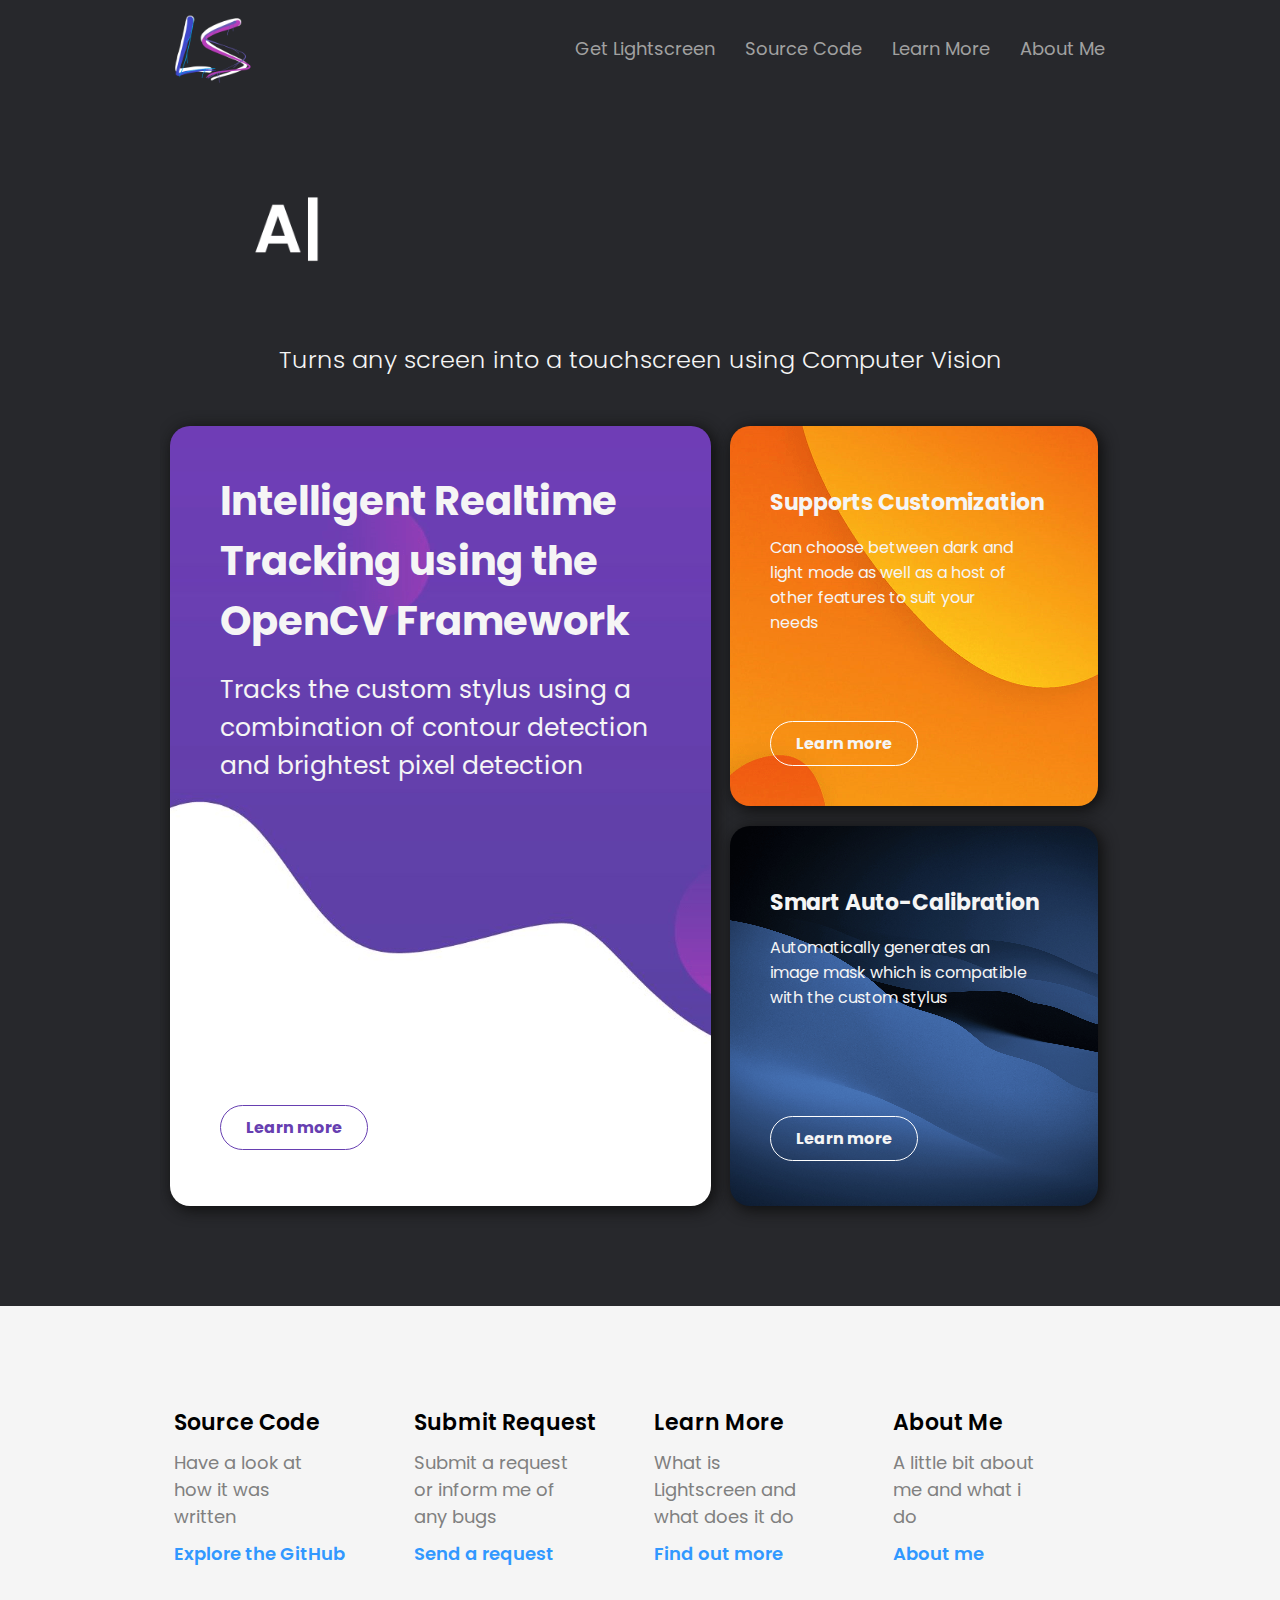
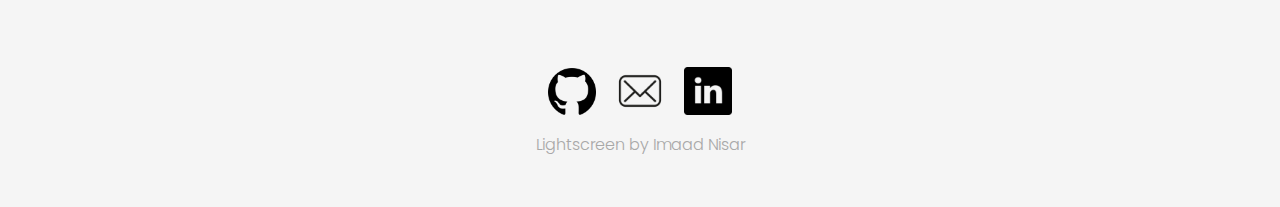
<file: index.html>
<!DOCTYPE html>
<html lang="en">
<head>
    <link rel="icon" href="images/icon.ico">
    <link rel="preconnect" href="https://fonts.googleapis.com">
    <link rel="preconnect" href="https://fonts.gstatic.com" crossorigin>
    <link href="https://fonts.googleapis.com/css2?family=Poppins:wght@100;200;300;400;500;600;700;800;900&family=Source+Code+Pro:wght@200;300;400;500;600;700;800;900&display=swap" rel="stylesheet">
    <link rel="stylesheet" href="styles.css" type="text/css">
    <meta charset="UTF-8">
    <meta http-equiv="X-UA-Compatible" content="IE=edge">
    <meta name="viewport" content="width=device-width, initial-scale=1.0">
    <title>Lightscreen</title>
</head>
<body>
    <div class="color1">
    <div class="windex w width1">
    <header>
        <a href="index.html">
        <div class="icon">
            <img src="images/lightscreen.png" alt="Lightscreen" width="100px">
        </div>
        </a>
        <nav class="navbar">
            <a href="getlightscreen.html"><div class="topgitbtn">Get Lightscreen</div></a><!--
            --><a href="https://github.com/ImaadNisar/Lightscreen-Touchscreen-Detection"><div class="topinstallbtn">Source Code</div></a><!--
            --><a href="learnmore.html"><div class="toplearnmorebtn">Learn More</div></a><!--
            --><a href="aboutme.html"><div class="aboutmebtn">About Me</div></a>
        </nav>
    </header>
    <main>
        <div class="topcolor">

            <div class="titleanimation">
                <img src="images/TitleTypewriter.gif" alt="A new way to interact">
            </div>
            <div class="intro">
                <p>Turns any screen into a touchscreen using Computer Vision</p>
            </div>

            <section class="tiles">
                <div class="anim1">
                <a href="learnmore.html#howitworks">
                <article class="tile1">
                    <h1>Intelligent Realtime Tracking using the OpenCV Framework</h1>
                    <p>Tracks the custom stylus using a combination of contour detection and brightest pixel detection</p>
                    <span class="tilebtn tile1btn">Learn more</span>
                </article>
                </a>
                </div>
                <div class="sidetiles">
                    <div class="anim2">
                    <a href="learnmore.html#themes">
                    <article class="tile2">
                        <h1>Supports Customization</h1>
                        <p>Can choose between dark and light mode as well as a host of other features to suit your needs</p>
                        <span class="tilebtn tile2btn">Learn more</span>
                    </article>
                    </a>
                    </div>
                    <div class="anim3">
                    <a href="learnmore.html">
                    <article class="tile3">
                        <h1>Smart Auto-Calibration</h1>
                        <p>Automatically generates an image mask which is compatible with the custom stylus</p>
                        <span class="tilebtn tile3btn">Learn more</span>
                    </article>
                    </a>
                    </div>
                </div>

            </section>

        </div>
    </div>
    </div>

    <div class="color2">
    <div class="windex w width2">

        <div class="bottomcolor">
            <section class="links">
                <article class="github">
                    <h2>Source Code</h2>
                    <p>Have a look at how it was written</p>
                    <a href="https://github.com/ImaadNisar/Lightscreen-Touchscreen-Detection">Explore the GitHub</a>
                </article><!--
                --><article class="request">
                    <h2>Submit Request</h2>
                    <p>Submit a request or inform me of any bugs</p>
                    <a href="mailto: imaadnisar01@gmail.com">Send a request</a>
                </article><!--
                --><article class="learnmore">
                    <h2>Learn More</h2>
                    <p>What is Lightscreen and what does it do</p>
                    <a href="learnmore.html">Find out more</a>
                </article><!--
                --><article class="aboutme">
                    <h2>About Me</h2>
                    <p>A little bit about me and what i do</p>
                    <a href="aboutme.html">About me</a>
                </article>
            </section>
        </div>

    

    </main>

    </div>
    </div>

    <footer>
        <div class="icons">
            <ul>
                <a href="https://github.com/ImaadNisar" ><li><div class="github"><img src="images/github.png" alt="GitHub" width="48"></div></li></a><!--
                --><a href="mailto: imaadnisar01@gmail.com"><li><div class="email"><img src="images/email.png" alt="Email" width="48"></div></li></a><!--
                --><a href="https://www.linkedin.com/in/imaadnisar"><li><div class="linkdn"><img src="images/linkedin.png" alt="LinkedIn" width="48"></div></li></a>
            </ul>
        </div>
        <div class="bottomtxt">
            <p>Lightscreen by Imaad Nisar</p>
        </div>
    </footer>

    <script src="scripts.js"></script>
</body>
</html>
</file>
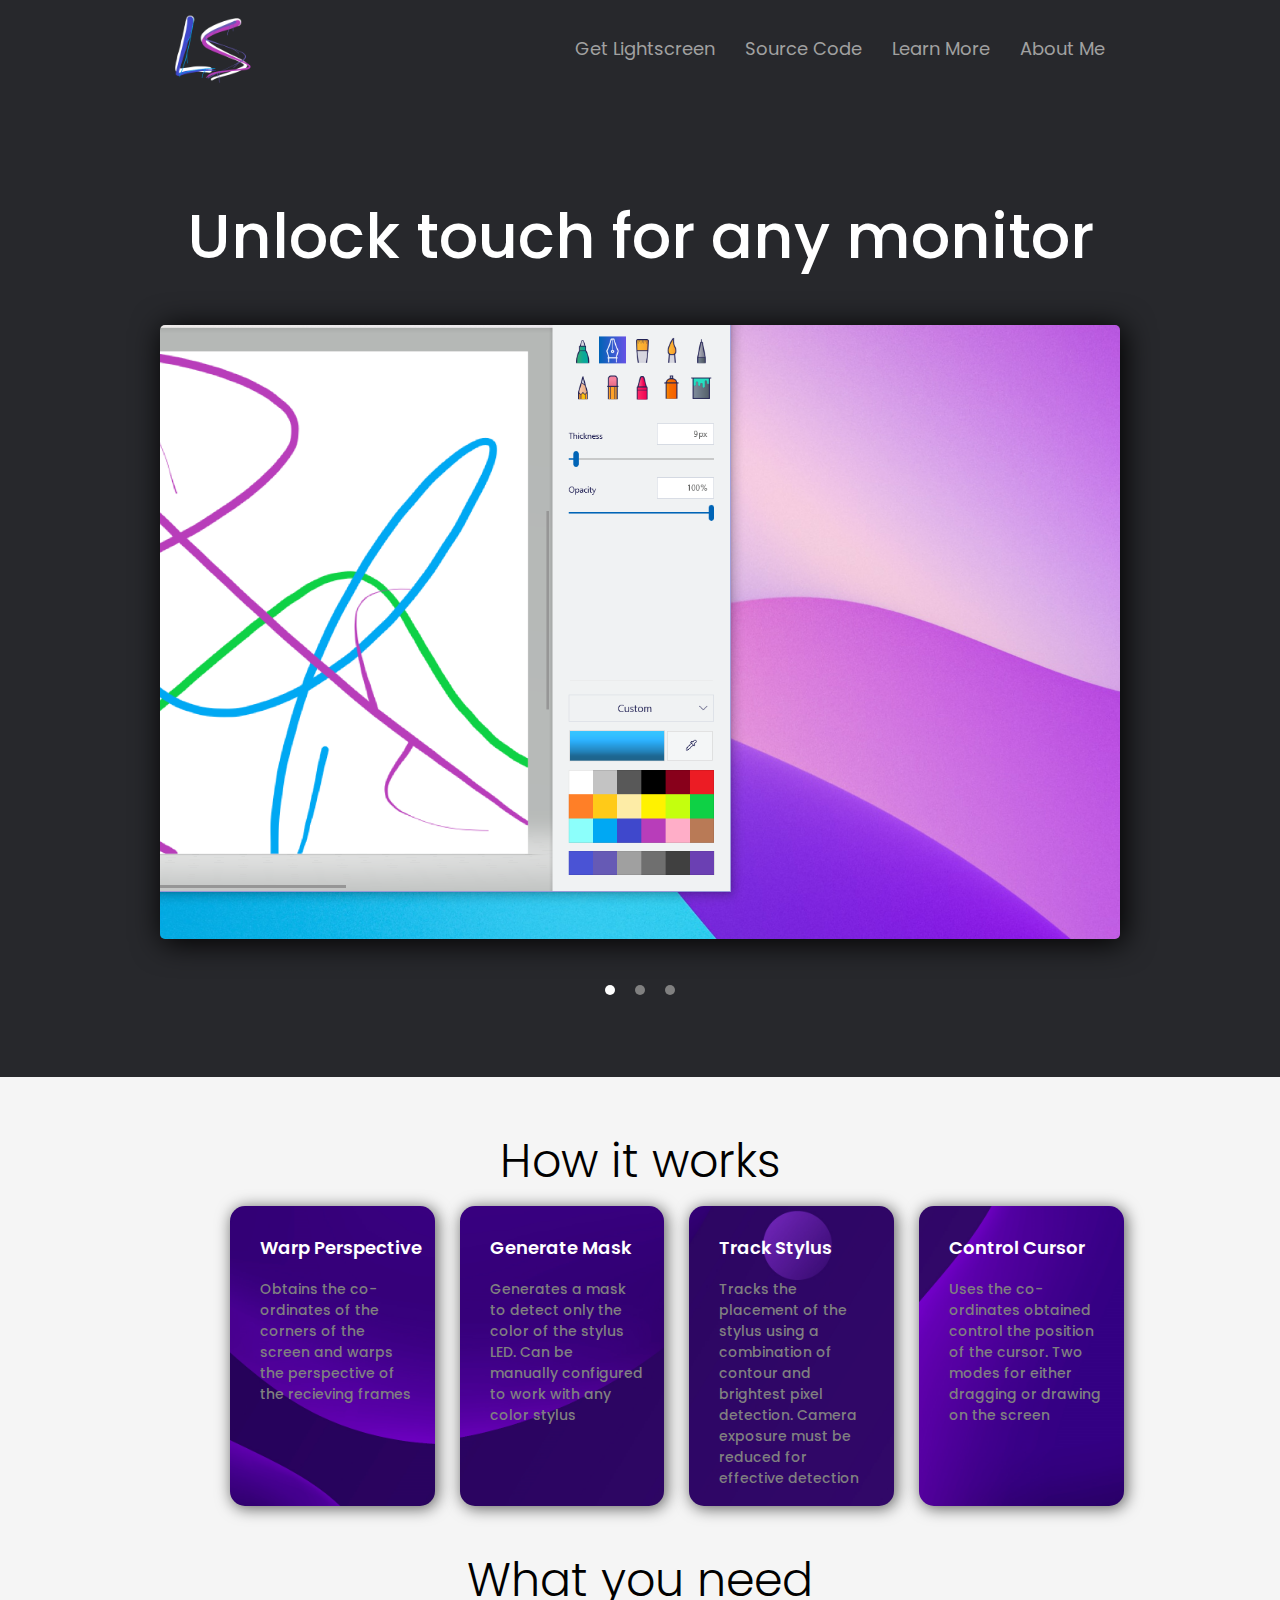
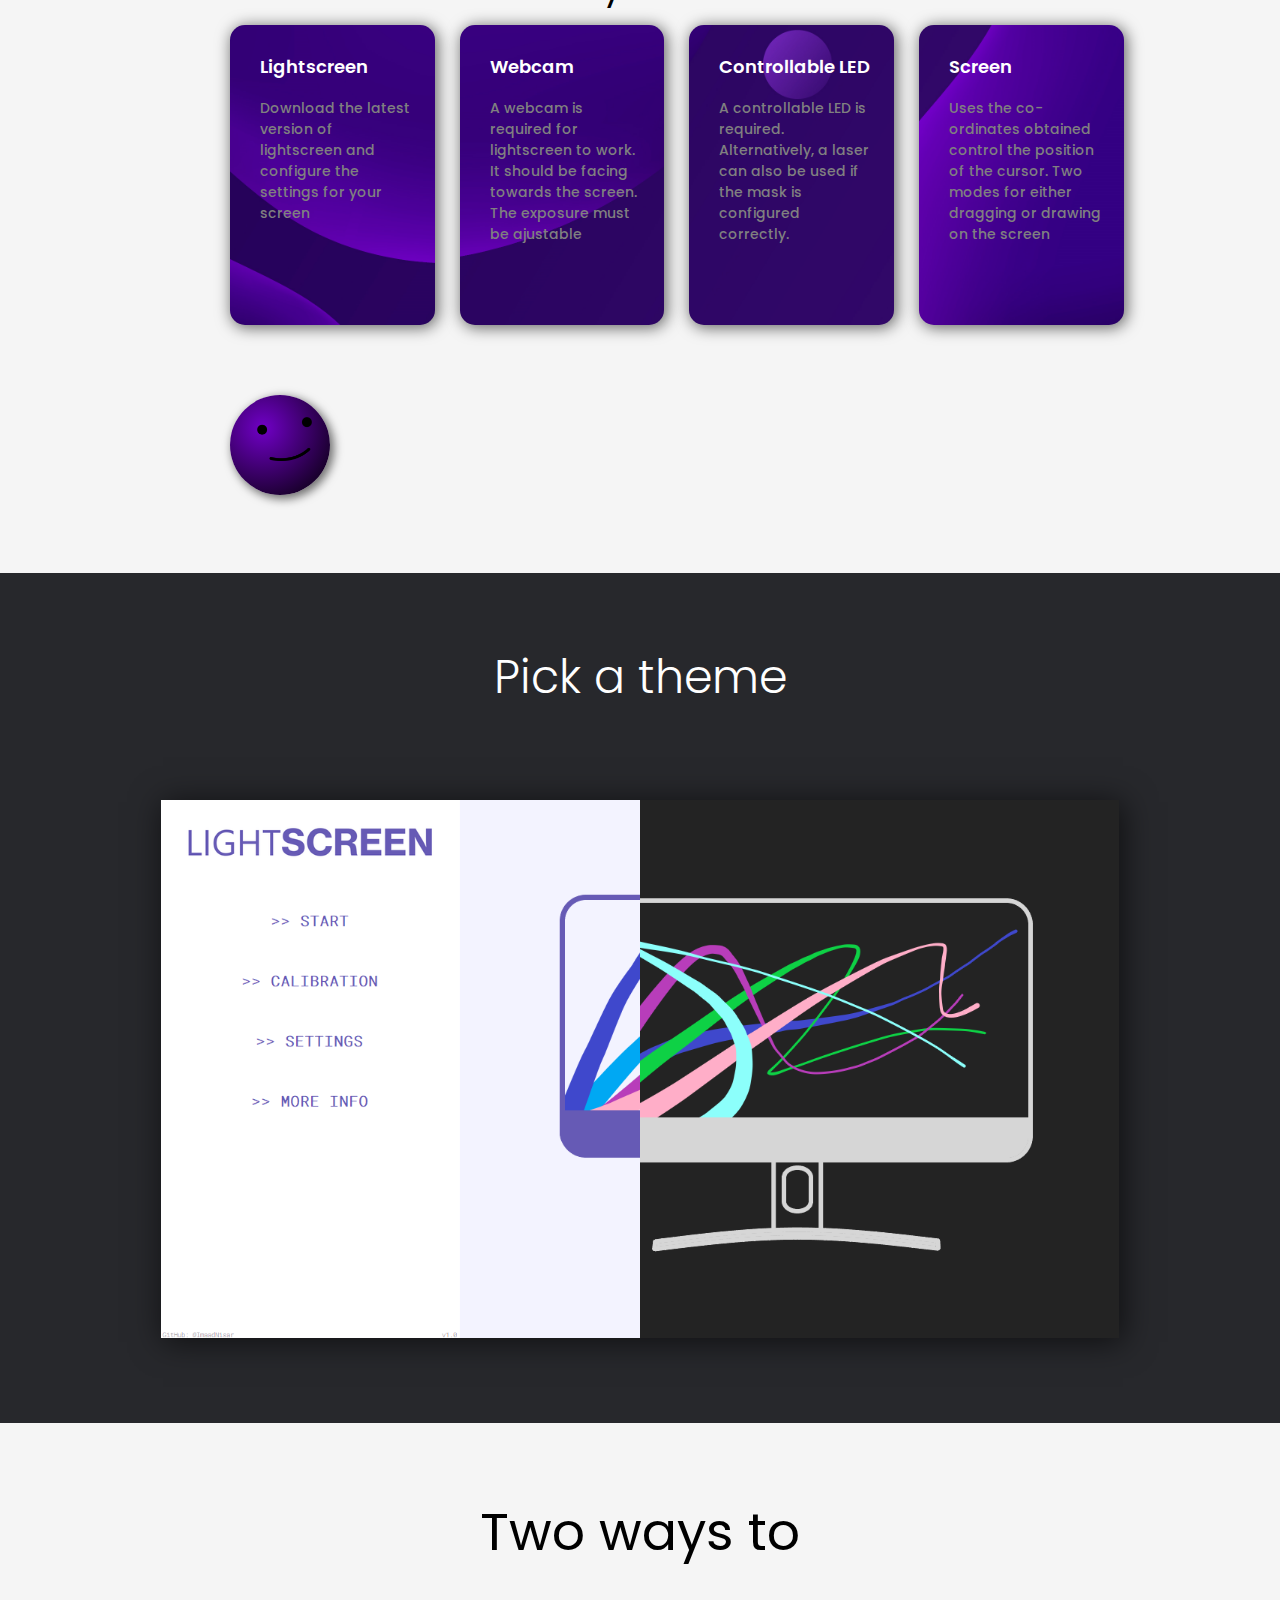
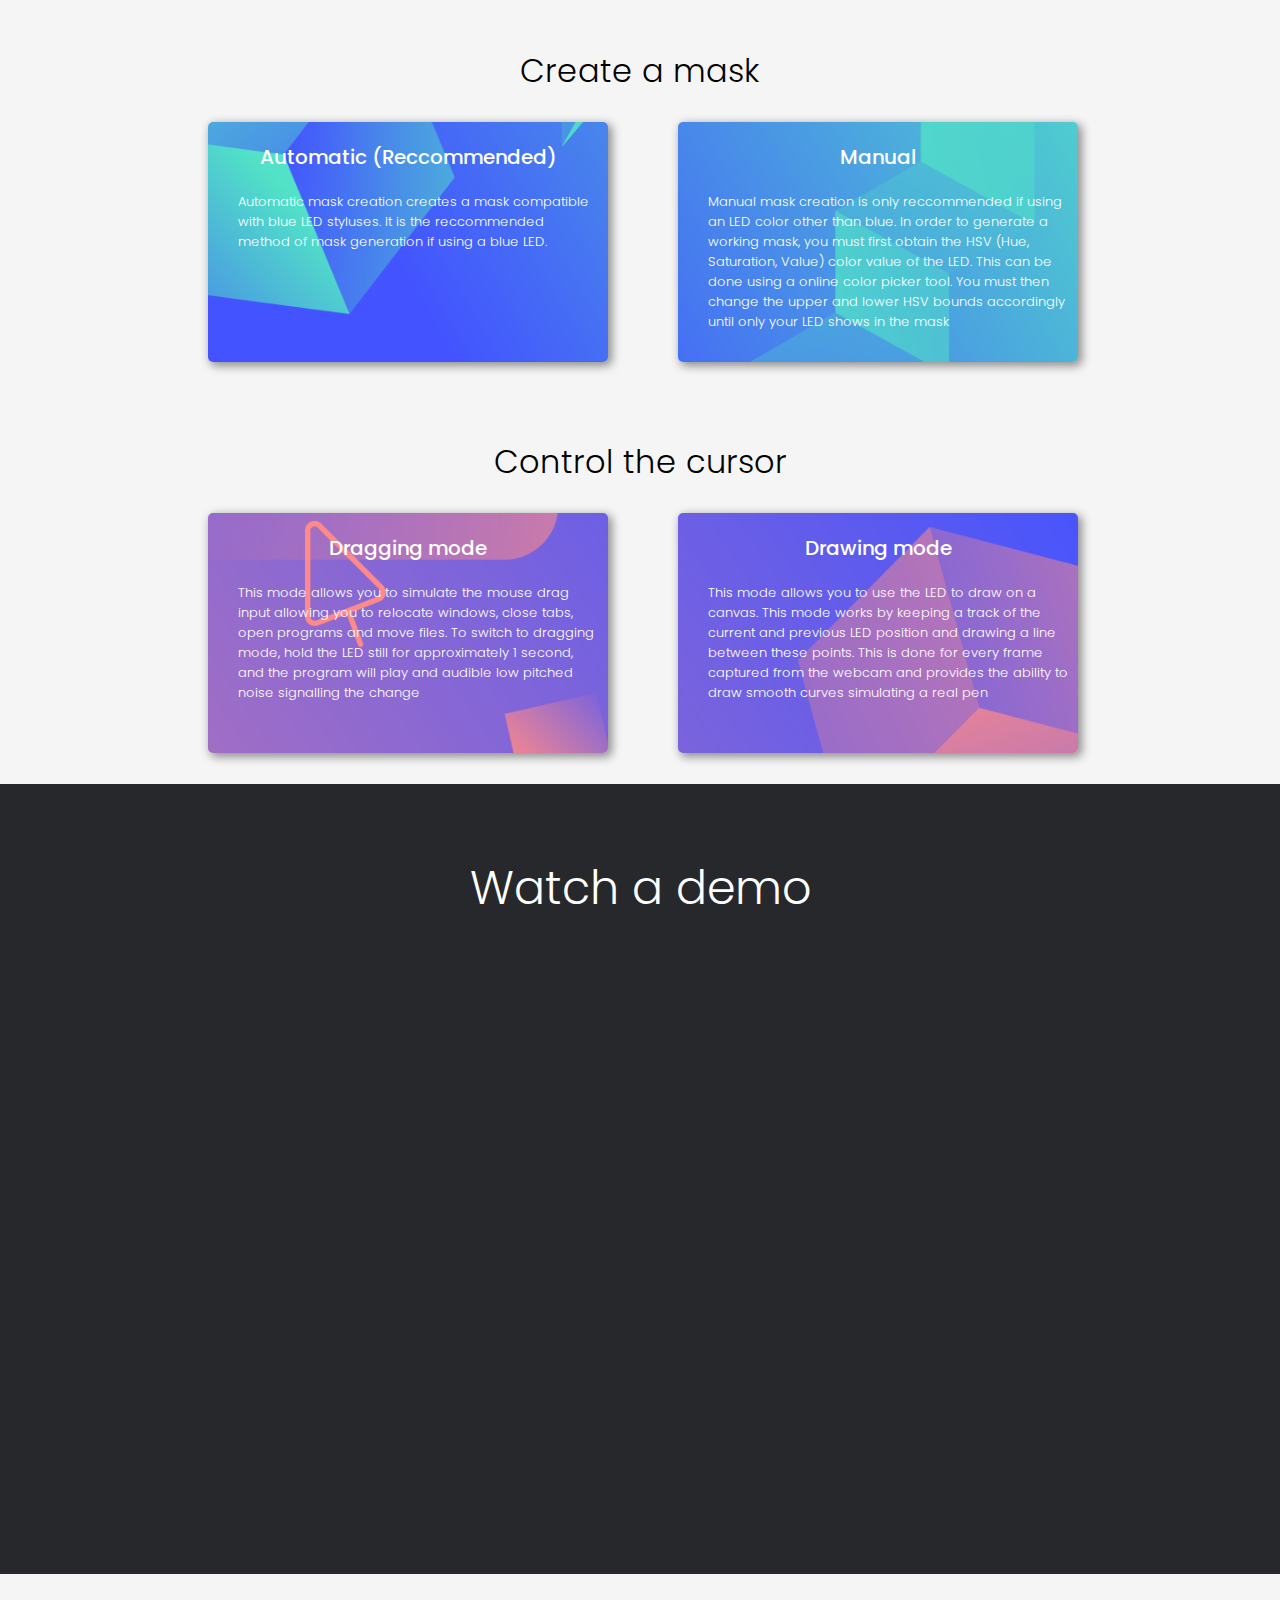
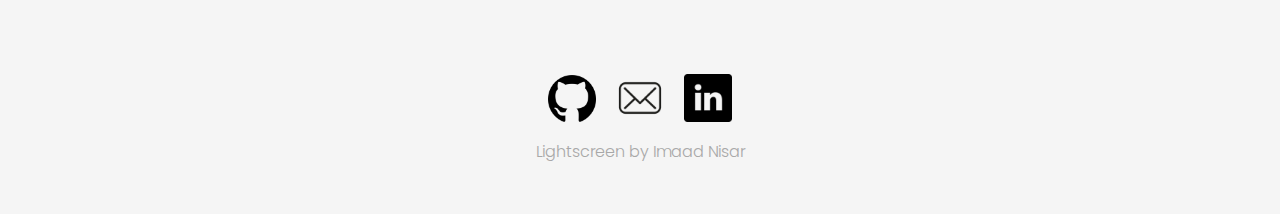
<file: learnmore.html>
<!DOCTYPE html>
<html lang="en">
<head>
    <link rel="icon" href="images/icon.ico">
    <link rel="preconnect" href="https://fonts.googleapis.com">
    <link rel="preconnect" href="https://fonts.gstatic.com" crossorigin>
    <link href="https://fonts.googleapis.com/css2?family=Poppins:wght@100;200;300;400;500;600;700;800;900&family=Source+Code+Pro:wght@200;300;400;500;600;700;800;900&family=Oswald:wght@300&display=swap" rel="stylesheet">
    <link rel="stylesheet" href="styles.css" type="text/css">
    <meta charset="UTF-8">
    <meta http-equiv="X-UA-Compatible" content="IE=edge">
    <meta name="viewport" content="width=device-width, initial-scale=1.0">
    <title>Lightscreen</title>
</head>
<body onload="slideshow()">
    <div class="color1">
    <div class="wlearn1 w width1">
    <header>
        <a href="index.html">
        <div class="icon">
            <img src="images/lightscreen.png" alt="Lightscreen" width="100px">
        </div>
        </a>
        <nav class="navbar">
            <a href="getlightscreen.html"><div class="topgitbtn">Get Lightscreen</div></a><!--
            --><a href="https://github.com/ImaadNisar/Lightscreen-Touchscreen-Detection"><div class="topinstallbtn">Source Code</div></a><!--
            --><a href="learnmore.html"><div class="toplearnmorebtn">Learn More</div></a><!--
            --><a href="aboutme.html"><div class="aboutmebtn">About Me</div></a>
        </nav>
    </header>
    <main>
        <div class="color1">
        <div class="wlearn1 w width1">
        <div class="learnmoresection1">
            <h1>Unlock touch for any monitor</h1>

            <div class="images">
                <img id="img1" class="image" src="images/learnmoreimg1.png" alt="" width="1000" height="640">
                <img id="img2" class="image" src="images/learnmoreimg2.png" alt="" width="1000" height="640">
                <img id="img3" class="image" src="images/learnmoreimg3.png" alt="" width="1000" height="640">
            </div>


            <div class="circles">
                <div class="c" id="c1"></div><!--
                --><div class="c" id="c2"></div><!--
                --><div class="c" id="c3"></div>
            </div>
        </div>
        </div>    
        </div>

        </div>
        </div>

        <div class="color2">
        <div class="wlearn2 w width2">
            <div class="howitworks lmcontainer" id="howitworks">
                <h2 class="blacktitle">How it works</h2>
                <div class="lmtiles">
                <div class="tile hiwtile1">
                    <h3>Warp Perspective</h3>
                    <p class="tiletext">Obtains the co-ordinates of the corners of the screen and warps the perspective of the recieving frames</p>
                </div><!--
                --><div class="tile hiwtile2">
                    <h3>Generate Mask</h3>
                    <p class="tiletext">Generates a mask to detect only the color of the stylus LED. Can be manually configured to work with any color stylus</p>
                </div><div class="divider"></div><!--
                --><div class="tile hiwtile3">
                    <h3>Track Stylus</h3>
                    <p class="tiletext">Tracks the placement of the stylus using a combination of contour and brightest pixel detection. Camera exposure must be reduced for effective detection</p>
                </div><!--
                --><div class="tile hiwtile4">
                    <h3>Control Cursor</h3>
                    <p class="tiletext">Uses the co-ordinates obtained control the position of the cursor. Two modes for either dragging or drawing on the screen</p>
                </div>
                </div>
            </div>
            <div class="whatyouneed lmcontainer">
                <h2 class="blacktitle" style="padding-top:0; margin-top:0">What you need</h2>
                <div class="lmtiles">
                <div class="tile wyntile1">
                    <h3>Lightscreen</h3>
                    <p class="tiletext">Download the latest version of lightscreen and configure the settings for your screen</p>
                </div><!--
                --><div class="tile wyntile2">
                    <h3>Webcam</h3>
                    <p class="tiletext">A webcam is required for lightscreen to work. It should be facing towards the screen. The exposure must be ajustable</p>
                </div><div class="divider"></div><!--
                --><div class="tile wyntile3">
                    <h3>Controllable LED</h3>
                    <p class="tiletext">A controllable LED is required. Alternatively, a laser can also be used if the mask is configured correctly.</p>
                </div><!--
                --><div class="tile wyntile4">
                    <h3>Screen</h3>
                    <p class="tiletext">Uses the co-ordinates obtained control the position of the cursor. Two modes for either dragging or drawing on the screen</p>
                </div>
                <div class="circle"><span class="circleface"></span></div>
                </div>
            </div>
        </div>
        </div>
        <div class="color1 themeheight">
        <div class="wlearn3 w width1">
            <h2 class="themetitle" id="themes">Pick a theme</h2>
            <div class="themes">
                <div class="theme lighttheme">
                    <div class="themetext ttl">LIGHT</div>
                    <img src="images/lighttheme.png" alt="" width="958" height="538">
                </div>
                <div class="theme darktheme">
                    <div class="themetext ttd">DARK</div>
                    <img src="images/darktheme.png" alt="" width="958" height="538">
                </div>
            </div>
        </div>
        </div>
        <div class="color2">
        <div class="wlearn4 w width2">
            <h1 class="dualtitle">Two ways to</h1>
            <div class="createmask" id="createmask">
                <h2 class="dualsubtitle">Create a mask</h2>
                <div class="moretiles">
                    <div class="t1 t masktile1">
                        <h3>Automatic (Reccommended)</h3>
                        <p>Automatic mask creation creates a mask compatible with blue LED styluses. It is the reccommended method of mask generation if using a blue LED.</p>
                    </div><div class="divider"></div><!--

                    --><div class="t2 t masktile2">
                        <h3>Manual</h3>
                        <p>Manual mask creation is only reccommended if using an LED color other than blue. In order to generate a working mask, you must first obtain the HSV (Hue, Saturation, Value) color value of the LED. This can be done using a online color picker tool. You must then change the upper and lower HSV bounds accordingly until only your LED shows in the mask</p>
                    </div>
                </div>
            </div>
            <div class="dualmode" id="dualmode">
                <h2 class="dualsubtitle">Control the cursor</h2>
                <div class="moretiles">
                    <div class="t1 t dualtile1">
                        <h3>Dragging mode</h3>
                        <p>This mode allows you to simulate the mouse drag input allowing you to relocate windows, close tabs, open programs and move files. To switch to dragging mode, hold the LED still for approximately 1 second, and the program will play and audible low pitched noise signalling the change</p>
                    </div><div class="divider"></div><!--
                    --><div class="t2 t dualtile2">
                        <h3>Drawing mode</h3>
                        <p>This mode allows you to use the LED to draw on a canvas. This mode works by keeping a track of the current and previous LED position and drawing a line between these points. This is done for every frame captured from the webcam and provides the ability to draw smooth curves simulating a real pen</p>
                    </div>
                </div>
            </div>
        </div>
        </div>
        <div class="color1">
        <div class="width1 w width1">
            <h1 class="themetitle">Watch a demo</h1>
            <iframe width="890" height="500" src="https://www.youtube.com/embed/ssgucNSsR5c" title="YouTube video player" frameborder="0" allow="accelerometer; autoplay; clipboard-write; encrypted-media; gyroscope; picture-in-picture" allowfullscreen class="embeded"></iframe>

        </div>
        </div>


    </main>

    

    <footer>
        <div class="icons">
            <ul>
                <a href="https://github.com/ImaadNisar" ><li><div class="github"><img src="images/github.png" alt="GitHub" width="48"></div></li></a><!--
                --><a href="mailto: imaadnisar01@gmail.com"><li><div class="email"><img src="images/email.png" alt="Email" width="48"></div></li></a><!--
                --><a href="https://www.linkedin.com/in/imaadnisar"><li><div class="linkdn"><img src="images/linkedin.png" alt="LinkedIn" width="48"></div></li></a>
            </ul>
        </div>
        <div class="bottomtxt">
            <p>Lightscreen by Imaad Nisar</p>
        </div>
    </footer>

    <script src="scripts.js"></script>
</body>
</html>
</file>
<file: styles.css>
html {
    scroll-behavior: smooth;
}

body {
    margin: auto;
    font-family: "Poppins", sans-serif;
    font-weight: 300;
    background-color: whitesmoke;
    
}

header {
    width: 100%;
    color: whitesmoke;
    position: relative;
    height: 100px;
}

.icon {
    display: inline;
}
.navbar {
    height: 100%;
    margin: 0;
    float: right;
    cursor: pointer;
}


header nav img {
    display: inline;
}

.topcolor {
    color: whitesmoke;
    overflow: hidden;
}



.titleanimation img {
    width: 50em;
    margin: 80px auto;
    display: block;
}

.navbar div {
    display: inline-block;
    position: relative;
    padding: 35px 15px 25px 15px;
    color: rgb(161, 161, 161);
    font-weight: 400;
    font-size: 18px;
    
}

.color1 {
    background-color: #27282c;
}
.width1 {
    width: 78em;
    margin: auto;
}

.navbar div:hover {
    animation-name: highlightbtn;
    animation-duration: 0.1s;
    animation-fill-mode: forwards;
    animation-iteration-count: 1;
} 

@keyframes highlightbtn {
    100% {
        color: whitesmoke;
    }
}

main .topcolor .intro {
    text-align: center;
    position: relative;
    bottom: 25px;
    font-size: 24px;
}



.tiles .tile1  {
    border-radius: 20px;
    background: linear-gradient(25deg, #7598ff, #e875fa);
    height: 700px;
    width: 54%;
    padding: 40px 30px 40px 50px;
    margin: 0 0 100px 10px;
    float: left;
    background-color: #663eae;
    background-image: url(images/tile1.png);

}




.anim1  {animation: animation1 1.3s}
.anim2 {animation: animation1 0.9s}
.anim3 {animation: animation1 1.7s}


@keyframes animation1 {
    from {
        opacity: 0;
        transform: translate(0px, 30px)
    }
    to {
        opacity: 1;
        transform: translate(0, 0)

    }
}




.tiles .sidetiles {
    width: 25%;
    height: 700px;
    float: right;
    margin-right: 150px;
}

.sidetiles article {
    width: 100%;
    position: relative;
    border-radius: 20px;
    background: linear-gradient(25deg, #7598ff, #e875fa);
    height: 300px;
    padding: 40px;
    margin: 0 0 20px 0;
    word-wrap: break-word;
    
}


.sidetiles h1 {
    margin: 0;
}

.tiles article {
    box-shadow: 3px 3px 15px 1px rgb(15, 15, 15);
}



.tiles .tile2 {
    background-color: #f37d12;
    background-image: url(images/tile2.png);
}

.tiles .tile3 {
    background-color: #3d63a0;
    background-image: url(images/tile3.png);
}

.tiles article:hover {
    cursor: pointer;
    animation-name: hovertile;
    animation-duration: 0.1s;
    animation-fill-mode: forwards;
    animation-iteration-count: 1;
    
} 

.tiles article:not(:hover) {
    animation-name: nothovertile;
    animation-duration: 0.1s;
    animation-fill-mode: forwards;
    animation-iteration-count: 1;
    
} 


@keyframes hovertile {
    100% {
        transform: scale(1.009);
    }
}

@keyframes nothovertile {
    100% {
        transform: scale(0.99) 
    }
}

.tiles article h1 {
    font-weight: 700;
    width: 500px
}

.tiles .tile1 h1{
    font-size: 40px;
    margin-bottom: 20px;
    margin-top: 5px;
}

.tiles .tile1 p{
    font-size: 25px;
    width: 450px;
    margin-top: 0;
}


.tiles a {
    text-decoration: none;
    color: whitesmoke;
}

.tiles p {
    font-weight: 400;
}

.tiles span {
    padding: 10px 25px 10px 25px;
    border-radius: 100px;
    font-weight: 700;
}

.tile1btn {
    color: #673fb1;
    position: relative;
    top: 305px;
    border: 1px solid #673fb1;
}

.sidetiles h1 {
    font-size: 22px;
}

.tile2 p {
    width: 250px;
}

.tile2btn {
    border: 1px solid #ffffff;
    top: 80px;
    position: relative;
}

.sidetiles h1 {
    padding-top: 20px
}

.tile3 p {
    width: 270px;
}

.tile3btn {
    border: 1px solid #ffffff;
    top: 100px;
    position: relative;
}
.width2 {
    width: 78em;
    margin: auto;
}

.color2 {
    background-color: whitesmoke;
}



.links h2 {
    margin: 0;
    font-size: 22px;
    font-weight: 600;
} 

.links article {
    display: inline-block;
    padding: 100px 5px 0 5px;
    width: 24%
}

.links p {
    color: #808080;
    font-weight: 400;
    font-size: 18px;
    margin: 10px 0 10px 0;
    width: 70%;

}

.links a {
    text-decoration: none;
    color: #3198ff;
    font-weight: 600;
    font-size: 18px;
}

.links a:hover {
    border-bottom: 3px solid #3198ff;
}

footer {
    background-color: whitesmoke;
    margin-top: 100px;
}

footer ul {
    margin: 0;
}

footer .bottomtxt p {
    text-align: center;
    color: #a8a8a8;
    margin: 10px 0 50px 0;
}

footer ul {
    list-style: none;
    padding: 0;
}

footer .icons li {
    display: inline-block;
    padding: 0 10px 0 10px;
}

footer .icons {
    margin: auto;
    text-align: center;
}

footer .icons img:hover {
    cursor: pointer;

}


.downloadarea {
    text-align: center;
    padding: 70px 0 100px 0;
}

.downloadarea h1 {
    color: white;
    font-size: 40px;
    font-weight: 500;
}

a {
    text-decoration: none;
    color: #3198ff
}

.downloadarea .downloadbtn {
    color: white;
    display: inline-block;
    padding: 15px 40px 15px 40px;
    border-radius:100px;;
    font-weight: 300;
    font-size: 18px;
    box-shadow: 3px 3px 10px 1px #1a1a1a;
}

.downloadarea .downloadbtn:hover {
    animation: downloadanimation 0.2s forwards
    
}

.downloadarea .downloadbtn:not(hover) {
    animation: nothoverdownload 0.2s forwards
}



@keyframes nothoverdownload {
    from {background-color: #2b7cce; padding: 15px 50px 15px 50px;}
    to {background-color: #3198ff; padding: 15px 40px 15px 40px;}
}

@keyframes downloadanimation {
    from {background-color: #3198ff; padding: 15px 40px 15px 40px;}
    to {background-color: #2b7cce; padding: 15px 50px 15px 50px;}
}


.downloadarea p {
    color: #808080;
    font-weight: 400;
}
.downloadarea p a {
    font-weight: 600;
}
.downloadarea p a:hover {
    border-bottom: 2px solid #3198ff;
}

.requirementstitle {
    text-align: center;
    padding: 100px 0 0 0;
}

.requirementstitle h2 {
    font-size: 38px;
    font-weight: 300;
    margin: 0
}

.requirementstitle h3 {
    font-weight: 300;
    margin: 20px;
    color: #808080;
}

.width2 div h4 {
    font-size: 38px;
    font-weight: 200;
    margin: 20px 0 30px 0
}



.software {
    padding: 50px 0 0 0;
}


.software div {
    display: inline-block;
}

.width2 div div:not(.cs) {
    margin: 0 0 0 70px;
}

.width2 div h5 a{
    font-size: 26px;
    font-weight: 300;
}



.pip {
    font-family: 'Source Code Pro',monospace;
    font-size: 25px;
    color: #808080;
    display: inline-block;
    width: 50%;
    margin: 0 !important;
    
}

.names {
    display: inline-block;
    width: 12%
}

.pip div h5 {
    margin: 0 0 44px 0;
    font-weight: 500 !important;
    padding: 10px;
    background-color: #6098ff;
    color: white;
    border: 2px dotted #696969;
    display: inline-block
}

.names h5 {
    margin: 0;
    line-height: 107px;
}

.names a {
    display: inline;

}
.names a:hover {
    border-bottom: 2px solid #3198ff;
}

.python h5 a:hover {
    border-bottom: 2px solid #3198ff;
}


.names a h5 {
    width: 100%
}

.copy {
    background-color: #6098ff;
    position: relative;
    display: block;
    border: 2px dotted #696969;
    border-left: none !important;
    background-repeat: no-repeat;
    background-image: url(images/copy.svg);
    width: 50px;
    height: 46px;
    /*top: 17.8px;
    right: 15px;*/
    background-position: center;
    cursor: pointer;
    margin: auto;
}

.copy:hover{
    animation: copyforwards 0.2s forwards;
}

.copy:not(:hover) {
    animation: copybackwards 0.2s forwards
}

@keyframes copyforwards {
    from {background-color: #6098ff}
    to {background-color: #4e8cff}
}

@keyframes copybackwards {
    from {background-color: #4e8cff}
    to {background-color: #6098ff}
}

.pip div {
    position: relative;
}


.tt {
    position: absolute;
    font-size: 12px;
    width: 60px;
    top: 3px;
    left: 60px;
    background-color: #000000c5;
    text-align: center;
    font-weight: 400;
    color: white;
    padding: 5px 15px 5px 15px;
    border-radius: 5px;
    display: block;
    visibility: hidden;

}


.cs {
    display: inline-block;
    margin: 0 !important;
    position: relative;
    width: 50px;
    top: 17.8px;
}

.copy1:hover .tooltiptext1 {
    animation: ttanimf 0.2s forwards;
}
.copy2:hover .tooltiptext2 {
    animation: ttanimf 0.2s forwards;
}
.copy3:hover .tooltiptext3 {
    animation: ttanimf 0.2s forwards;
}
.copy4:hover .tooltiptext4 {
    animation: ttanimf 0.2s forwards;
}
.copy5:hover .tooltiptext5 {
    animation: ttanimf 0.2s forwards;
}
.copy6:hover .tooltiptext6 {
    animation: ttanimf 0.2s forwards;
}

@keyframes ttanimf {
    from {visibility: hidden; opacity: 0;}
    to {visibility: visible; opacity: 1;}
}

.copy .tt::after {
    content: " ";
    position: absolute;
    top: 50%;
    right: 100%; /* To the left of the tooltip */
    margin-top: -5px;
    border-width: 5px;
    border-style: solid;
    border-color: transparent #000000c5 transparent transparent;
  }


.modules {
    padding-bottom: 60px;
}

.backgroundimage {
    background-image: url(images/background.png);
    background-repeat: no-repeat;
    background-position: 95% 50%;
    background-size: 40%;
}

.bottommargin {
    padding: 100px 0 0 0;
}

.installtitle {
    color: white;
    font-size: 38px;
    font-weight: 300;
    margin-bottom: 30px;
}

.list {
    padding: 15px;
    width: 50%
}

.list li {
    color: #808080;
    font-size: 22px;
    padding-bottom: 50px;
    font-weight: 400;
}

.downloadarea {animation: animation1 0.5s ease-out forwards;}

.requirements {    animation: animation1 0.8s ease-out forwards;}

.listgithublink {font-weight: 500; }
.listgithublink:hover {border-bottom: 3px solid #3198ff;}

.tilebtn:hover {animation: tilebtnanimf 0.2s forwards;}
.tilebtn:not(:hover) {animation: tilebtnanimb 0.2s forwards;}

@keyframes tilebtnanimf {
    from {background-color: none;}
    to {background-color: rgba(0, 0, 0, 0.144);}
}
@keyframes tilebtnanimb {
    from {background-color: rgba(0, 0, 0, 0.144);}
    to {background-color: none;}
}

.image {
    box-shadow: 3px 3px 30px 1px black;
    border-radius: 5px;
    position: absolute;
    opacity: 0;
    transition: opacity 1s ease-in-out;
    display: block;
}

.learnmoresection1 {
    text-align: center;
}

.circles {
    display: inline-block;
    margin: auto;
    height: 50px;
}
.c {
    margin: 20px 10px 75px 10px;
    display: inline-block;
    height: 10px;
    background-color: #808080;
    transition: background-color 1s ease-in-out;
    width: 10px;
    border-radius: 10px;
}

.learnmoresection1 h1 {
    color: white;
    font-size: 62px;
    font-weight: 500;
    margin-top: 90px;
}

.imghover:hover {
    animation: imghoveranim 1s forwards
}

.images {
    position: relative;
    height: 640px;
    width: 1000px;
    margin: auto;
}

.fadeout {animation: fadeout 1s forwards}
@keyframes fadeout {
    from {opacity: 1};
    to {opacity: 0};
}

#img1 {
    z-index: 5
}

.blacktitle {
    text-align: center;
    padding: 50px 0 10px 0;
    font-size: 46px;
    font-weight: 300;
    margin: 0
}

.lmcontainer .tile {
    display: inline-block;
    width: 23%;
    height: 290px;
    border-radius: 15px;
    background-color: #27282c;
    margin: 0 33px 0 0 !important;
    box-shadow: 2px 2px 15px 1px rgba(0, 0, 0, 0.575);
    word-wrap: break-word;
    position: relative;
}
.lmcontainer {
    white-space: nowrap;
    padding-bottom: 40px;
}

.hiwtile1 {background-image: url(images/lmtile1.png); background-size: 300px;}
.hiwtile2 {background-image: url(images/lmtile2.png); background-size: 300px;}
.hiwtile3 {background-image: url(images/lmtile3.png); background-size: 300px; }
.hiwtile4 {background-image: url(images/lmtile4.png); background-size: 300px; }

.wyntile1 {background-image: url(images/lmtile1.png); background-size: 300px;}
.wyntile2 {background-image: url(images/lmtile2.png); background-size: 300px;}
.wyntile3 {background-image: url(images/lmtile3.png); background-size: 300px; }
.wyntile4 {background-image: url(images/lmtile4.png); background-size: 300px; }

.howitworks .tile {
    vertical-align: top;
}

.whatyouneed .tile {
    vertical-align: top;
}

.tile h3 {
    color: white;
    font-weight: 600;
    font-size: 22px;
    padding: 10px 0 0 30px;
    cursor: default
}

.tile:hover {animation: hovertile 0.1s forwards}
.tile:not(:hover) {animation: nothovertile 0.1s forwards}

.tiletext {
    color: #808080;
    font-weight: 500;
    margin-left: 30px;
    width:80%;
    white-space: normal;
    cursor: default;
}

.circle {
    display: block;
    background: black;
    border-radius: 50%;
    height: 100px;
    width: 100px;
    margin: 70px 0 0 0  !important;
    background: radial-gradient(circle at 33px 33px, #7000c6, #000);
    box-shadow: 3px 3px 10px 1px #0000008c;
    animation: ball 10s infinite ease-in-out;
    }

.circleface {
    position: absolute;
    width: 100px;
    height: 100px;
    background-image: url(images/ballface.png);
    background-size: 55%;
    background-repeat: no-repeat;
    background-position: 60% 40%;
    z-index: 5;
}

@keyframes ball {
    50% {transform: translate(67em, 0) rotate(-50deg) scale(1.2); }
    100% {transform: translate(0em, 0);}
}


.themetitle {
    text-align: center;
    padding: 70px 0 50px 0;
    font-size: 46px;
    font-weight: 300;
    color: white
}

.theme {
    position: absolute;
    display: inline-block;
    height: 538px;
    width: 479px;
    
}

.themeheight {
    height: 850px
}

.themes{
    position: relative;
    width: 958px;
    height: 538px;
    margin: auto;
    box-shadow: 3px 3px 30px 1px #0000009a;
}
.theme img {
    position: absolute;
    
}

.lighttheme img {
    clip: rect(0px, 479px, 538px, 0px)
}

.darktheme img {
    clip: rect(0px, 958px, 538px, 479px)
}

.darktheme {
    width: 958px;
    z-index: 1;
    transition: 0.3s transform ease

}

.lighttheme {
    z-index: 2;
    transition: 0.3s transform ease
}

.lighttheme:hover {
    transform: scale(1.02);
}
.darktheme:hover {
    transform: scale(1.02);
}

b {
    font-weight: 600;
}

.moretiles .t {
    display: inline-block;
    height: 300px;
    width: 40%;
    white-space: nowrap;
    border-radius: 5px;
    background-size: 101%;
    background-repeat: no-repeat;
    box-shadow: 3px 3px 10px 1px #0000006c;
    cursor: default;
    transition: 0.2s transform ease;
    
    vertical-align: top;
}

.t:hover {
    transform: scale(1.01)
}

.moretiles {
    position: relative;
    margin: 0 !important;
}

.masktile2 {
    background-image: url(images/masktile2.png);
    
}

.masktile1 {
    background-image: url(images/masktile1.png);
}

.t p {
    white-space: normal;
    width: 90%;
    margin-left: 30px;
    color: white;
}

.t h3 {
    color: white;
    font-size: 20px;
    font-weight: 500;
    text-align: center;

}

.t1 {
    margin: 0 0 0 7.5% !important;
}


.dualtile1 {
    background-image: url(images/modetile1.png);

}

.dualtile2 {
    background-image: url(images/modetile2.png);
}

.dualtitle {
    margin: auto;
    text-align: center;
    padding: 70px 0 0 0;
    font-weight: 400;
    font-size: 52px;
}

.dualsubtitle {
    text-align: center;
    padding: 50px 0 0px 0;
    font-size: 32px;
    font-weight: 300;
}

@media screen and (max-width: 1320px) {
    .windex {
        width: 60em
    }
    .pip {
        width: 80%
    }
    .tiles .tile1 {
        width: 48%
    }
    .sidetiles article {
        width: 120%
    }
    .links article {
        width: 23%;
        margin-left: 9px;
    }
    .wget1 {
        width: 60em
    }
    .wget2 {
        width: 100%;
    }
    .wget3 {
        width: 60em;
    }
    .wlearn1 {
        width: 60em;
    }
    .learnmoresection1 .images {
        width: 100%;
    }
    .learnmoresection1 .images img {
        width: 100%;
        height: 614px;
    }
    .wlearn2 {
        width: 60em;
    }
    .lmcontainer .tile p{
        font-size: 14px;
        width: 75%;
    }
    .lmcontainer .tile h3{
        font-size: 18px;
    }
    .lmcontainer .tile{
        height: 300px;
        margin-right: 25px !important;
    }
    @keyframes ball {
        50% {
            transform: translate(49em, 0) rotate(-50deg) scale(1.2);
        }
        
        100% {
            transform: translate(0em, 0);
        }
    }
    .wlearn3 {
        width: 60em
    }
    .wlearn4 {
        width: 60em
    }
    .moretiles .t p{
        font-size: 13px;
    }
    .moretiles .t{
        width: 25em;
        height: 240px;
    }
    .t1 {
        margin: 0 0 0 5% !important;
    }
}

@media screen and (max-width: 1050px) {
    .windex {
        width: 45em;
    }
    .tiles .tile1 {
        width: 38.2em;
        margin-bottom: 15px;
        height: 460px
    }
    .titleanimation img {
        width: 40em;
        margin-bottom: 40px;
    }
    .intro p {
        font-size: 18px;
        margin-top: 0;
        font-weight: 200;
    }
    .tiles .sidetiles {
        width: 100%;
        margin: 0;
        height: 400px
    }
    .sidetiles article {
        width: 258px;
        margin: 0 0 0 10px;
        height: 250px;
    }
    .anim2 a {
        display: inline-block;
    }
    .anim3 a{
        display: inline-block;
    }
    .sidetiles article h1 {
        width: 200px
    }
    .tile1btn {
        top: 80px;
        left: 462px;
        color: white;
        border-color: white;;
    }
    .tile2btn {
        top: 5px;
        left: 120px
    }
    .tile3btn {
        top: 30px;
        left: 120px
    }
    .anim2 {display: inline-block; vertical-align: top;}
    .anim3 {display: inline-block}
    
    .links article {
        width: 50%;
        vertical-align: top;
        margin-left: 0;
        padding-right: 0;
        padding-left: 0;
    }
    .wget1 {
        width: 45em
    }
    .wget2 {
        width: 45em
    }
    .wget2 div div:not(.cs) {
        margin-left: 40px !important;
    }
    .pip {width: 70%}
    .wget3 {width: 45em}
    .installtitle {text-align: center;}
    .list {width: 100%}

    .backgroundimage {
        background-size: 650px;
        background-position: center;
     }
    .imagecover {
        background-color: #27282e;
        opacity: 0.9;
    }

     .list li {color: white}
     .wlearn1 {width: 45em}
     .wlearn2 {width: 589px}
     .learnmoresection1 .images img {
        height: 460px
     }
     .learnmoresection1 h1 {
        font-size: 46px;
        margin-top: 50px;
     }
     .images {height: 460px}
     
     .blacktitle {padding-bottom: 30px;}
     .divider {
        display: block !important;
        height: 20px;
     }
     .lmtiles {width:600px; margin: auto !important;}
     .lmcontainer .tile {
        width: 47%
     }
     @keyframes ball {
        50% {
            transform: translate(30em, 0) rotate(-50deg) scale(1.2);
        }
        
        100% {
            transform: translate(0em, 0);
        }
     }
     .themeheight {height: 700px}

     .wlearn3 {width: 45em}

     .themes {width: 100%; box-shadow: none; height: 400px}

     .theme {
        position: relative;
        display: block;
        width: 100%;
        height: 158px;
        opacity: 0.5;
        transition-property: opacity, transform;
        transition-duration: 0.3s;
        transition-timing-function: ease;
        cursor: default;
        box-shadow: 3px 3px 10px 1px #101113;
     }

     .theme img {
        clip: rect(0px, 958px, 158px, 0px);
        width: 100% !important;
        height: 400px;
        
     }

     .theme:hover {
        opacity: 1;
        transform: scale(1.01);
     }
     .lighttheme {
        margin-bottom: 30px;
     }
     .ttl {color:black}
     .ttd {color: white}

     .themetext {
        display: inline !important;
        position: absolute;
        z-index: 2;
        right: 0;
        vertical-align: middle;
        top: 50%;
        transform: translate(-50%, -50%);
        font-size: 40px;
        font-family: 'Oswald', sans-serif;
     }
     .t {
        margin: 0!important;;
     }
     .wlearn4 {width: 45em}
     .moretiles {width: 400px; margin: auto !important;}
}
.divider {
    display: none;
}
.themetext {
    display: none;
}


@media screen and (max-width:790px) {


}

.embeded {
    padding: 0 0 70px 0;
    display: block;
    margin: 30px auto;
}
</file>
